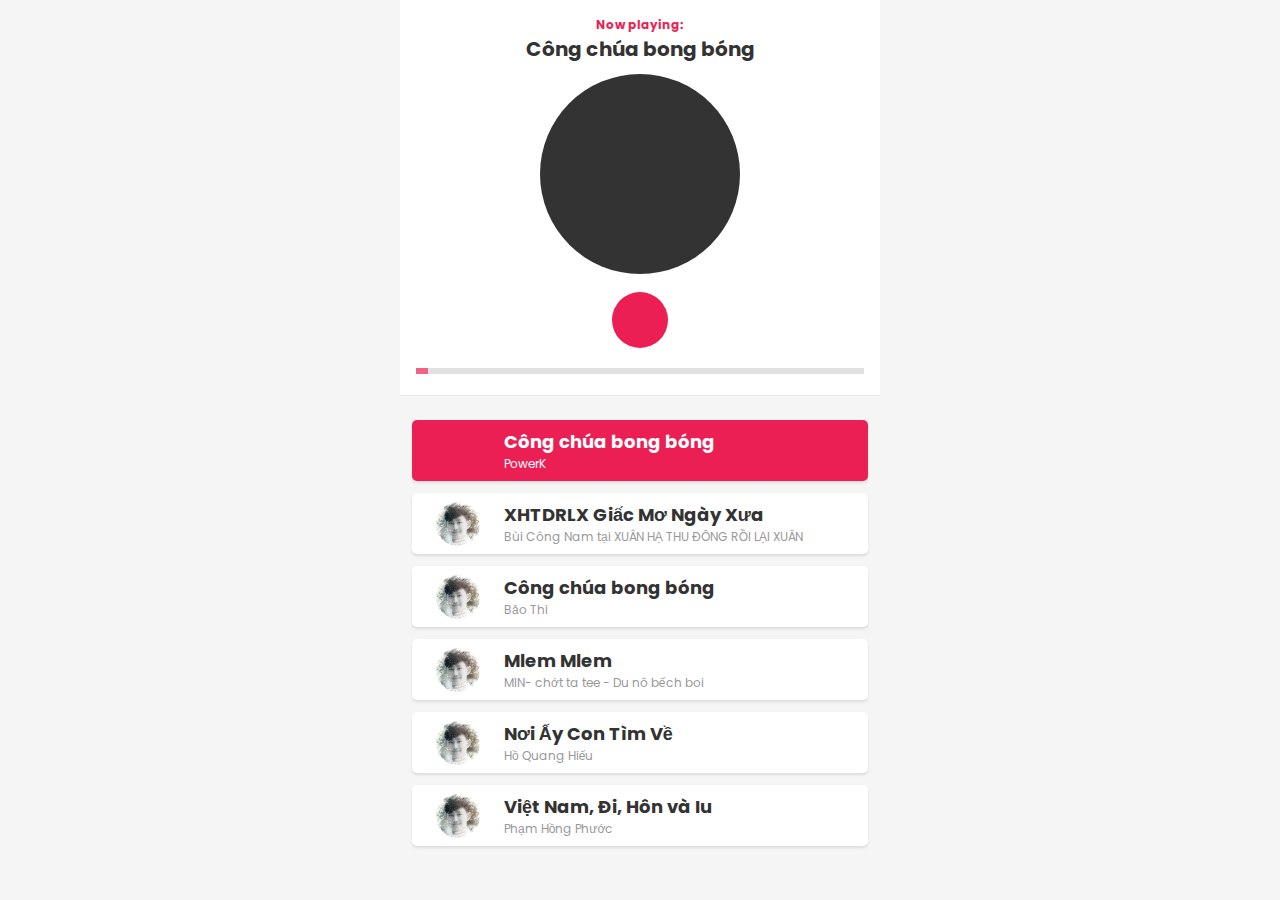
<file: index.html>
<!DOCTYPE html>
<html lang="en">

<head>
    <meta charset="UTF-8">
    <meta http-equiv="X-UA-Compatible" content="IE=edge">
    <meta name="viewport" content="width=device-width, initial-scale=1.0">
    <title>Híu Âm Nhạc!!!</title>
    <link rel="stylesheet" href="https://cdnjs.cloudflare.com/ajax/libs/font-awesome/5.15.2/css/all.min.css"
        integrity="sha512-HK5fgLBL+xu6dm/Ii3z4xhlSUyZgTT9tuc/hSrtw6uzJOvgRr2a9jyxxT1ely+B+xFAmJKVSTbpM/CuL7qxO8w=="
        crossorigin="anonymous" />
    <link rel="preconnect" href="https://fonts.gstatic.com">
    <link href="https://fonts.googleapis.com/css2?family=Poppins:wght@300;400;600&display=swap" rel="stylesheet">
    <link rel="stylesheet" href="assets/css/style.css">

</head>

<body>
    <div class="player">
        <!-- Dashboard -->
        <div class="dashboard">
            <!-- Header -->
            <header>
                <h4>Now playing:</h4>
                <h2>String 57th & 9th</h2>
            </header>

            <!-- CD -->
            <div class="cd">
                <div class="cd-thumb"
                    style="background-image: url('https://i.ytimg.com/vi/jTLhQf5KJSc/maxresdefault.jpg')">
                </div>
            </div>

            <!-- Control -->
            <div class="control">
                <div class="btn btn-repeat">
                    <i class="fas fa-redo"></i>
                </div>
                <div class="btn btn-prev">
                    <i class="fas fa-step-backward"></i>
                </div>
                <div class="btn btn-toggle-play">
                    <i class="fas fa-pause icon-pause"></i>
                    <i class="fas fa-play icon-play"></i>
                </div>
                <div class="btn btn-next">
                    <i class="fas fa-step-forward"></i>
                </div>
                <div class="btn btn-random">
                    <i class="fas fa-random"></i>
                </div>
            </div>

            <input id="progress" class="progress" type="range" value="0" step="1" min="0" max="100">

            <audio id="audio" src=""></audio>
        </div>

        <!-- Playlist -->
        <div class="playlist">

        </div>
    </div>

    <script>
        /*
            1. Render songs
            2. Scroll top
            3. Play/ pause/ seek
            4. CD rotate
            5. Next/ prev
            6. Random
            7. Next/ Repeat when ended
            8. Active song
            9. Scroll activesong into view
            10. Play song when click
        */
        const $ = document.querySelector.bind(document);
        const $$ = document.querySelectorAll.bind(document);

        const PLAYER_STORAGE_KEY = 'F8_Player';

        const btnPlay = $('.btn-toggle-play');
        const player = $('.player');
        const heading = $('header h2');
        const cdThumb = $('.cd-thumb');
        const audio = $('#audio');
        const progress = $('#progress');
        const prevBtn = $('.btn-prev');
        const nextBtn = $('.btn-next');
        const randomBtn = $('.btn-random');
        const repeatBtn = $('.btn-repeat');
        const playlist = $('.playlist');

        const app = {

            currentIndex: 0,
            isPlaying: false,
            isRandom: false,
            isRepeat: false,
            config: JSON.parse(localStorage.getItem(PLAYER_STORAGE_KEY)) || {},
            setConfig: function (key, value) {
                this.config[key] = value;
                localStorage.setItem(PLAYER_STORAGE_KEY, JSON.stringify(this.config))
            },
            songs: [
                {
                    name: "Công chúa bong bóng",
                    singer: "PowerK",
                    path: "https://109a15170.vws.vegacdn.vn/erSWYAloc8jUJLamwc-zEw/1684465010/media1/song/web1/18/154190/154190.mp3?v=3",
                    image:
                        "https://instagram.fsgn5-13.fna.fbcdn.net/v/t39.30808-6/327550322_504454568473626_6339468548613349018_n.jpg?stp=c0.64.1536.1920a_dst-jpg_e35_s1080x1080_sh0.08&_nc_ht=instagram.fsgn5-13.fna.fbcdn.net&_nc_cat=106&_nc_ohc=ho8Fb0OZoJsAX9bJGCz&edm=ACWDqb8AAAAA&ccb=7-5&ig_cache_key=MzAyNDI2MzUxMTU2MDUyMDAxMw%3D%3D.2-ccb7-5&oh=00_AfClwPs926pMIJGXv1a36tAf9TTltoisjLYTSDw1O7cBZA&oe=646ADB34&_nc_sid=640168"
                },
                {
                    name: "XHTDRLX Giấc Mơ Ngày Xưa",
                    singer: "Bùi Công Nam tại XUÂN HẠ THU ĐÔNG RỒI LẠI XUÂN",
                    path: "https://mp3-320s1-zmp3.zadn.vn/daa4ca2e3969d0378978/2456541312893828860?authen=exp=1635603353~acl=/daa4ca2e3969d0378978/*~hmac=5f400a4cd2c63b1ab7aa318d11a604ef&fs=MTYzNTQzMDU1MzmUsIC0OHx3ZWJWNnwxMDIyMzM2NzAxfDI3LjmUsICxLjE0Ny4yNw",
                    image: "./assets/img/hieu.jpg"
                },
                {
                    name: "Công chúa bong bóng",
                    singer: "Bảo Thi",
                    path: "https://vnso-zn-24-tf-mp3-320s1-zmp3.zadn.vn/fef45e36ea72032c5a63/8192952147100959256?authen=exp=1635603536~acl=/fef45e36ea72032c5a63/*~hmac=b01a170eff614b50fc36323ff2ac1365&fs=MTYzNTQzMDmUsICzNjmUsICzNHx3ZWJWNnwxMDIyMzM2NzAxfDI3LjmUsICxLjE0Ny4yNw",
                    image:
                        "./assets/img/hieu.jpg"
                },
                {
                    name: "Mlem Mlem",
                    singer: "MIN- chớt ta tee - Du nô bếch boi",
                    path:
                        "https://mp3-320s1-zmp3.zadn.vn/7eff5c02f945101b4954/6291281837141242334?authen=exp=1635603897~acl=/7eff5c02f945101b4954/*~hmac=60f12d78932260e58357a6fa012562b5&fs=MTYzNTQzMTA5NzE1N3x3ZWJWNnwxMDIyMzM2NzAxfDI3LjmUsICxLjE0Ny4yNw",
                    image: "./assets/img/hieu.jpg"
                },
                {
                    name: "Nơi Ấy Con Tìm Về",
                    singer: "Hồ Quang Hiếu",
                    path: "https://mp3-320s1-zmp3.zadn.vn/a176e7105454bd0ae445/9094286266844072167?authen=exp=1635603491~acl=/a176e7105454bd0ae445/*~hmac=ed8b99c1e939d118b831c684f5eb1f33&fs=MTYzNTQzMDY5MTk5Nnx3ZWJWNnwwfDI3LjmUsICxLjEyMS40MQ",
                    image:
                        "./assets/img/hieu.jpg"
                },
                {
                    name: "Việt Nam, Đi, Hôn và Iu",
                    singer: "Phạm Hồng Phước",
                    path: "https://mp3-320s1-zmp3.zadn.vn/43bbaab132f5dbab82e4/3575355588514660856?authen=exp=1635604157~acl=/43bbaab132f5dbab82e4/*~hmac=74c19647032b867a023a385be6ef2193&fs=MTYzNTQzMTM1NzAzNHx3ZWJWNnwxMDIyMzM2NzAxfDI3LjmUsICxLjE0Ny4yNw",
                    image:
                        "./assets/img/hieu.jpg"
                },

                // {
                //     name: "Nhạc học tập",
                //     singer: "........",
                //     path:
                //         "assets/music/nhac-song-alpha-tang-kha-nang-tap-trung-tu-duy-iq-sang-tao-nghi-nho-thong-tin-part-1.mp3",
                //     image:
                //         "https://filmisongs.xyz/wp-content/uploads/2020/07/Damn-Song-Raftaar-KrNa.jpg"
                // },
                // {
                //     name: "Những bài hát giúp chúng ta YÊU ĐỜI hơn",
                //     singer: "Nhiều Ca Sĩ",
                //     path: "assets/music/Những bài hát giúp chúng ta YÊU ĐỜI hơn - Nhạc yêu đời (CŨ NHƯNG CHẤT).mp3",
                //     image:
                //         "https://a10.gaanacdn.com/gn_img/albums/YoEWlabzXB/oEWlj5gYKz/size_xxl_1586752323.webp"
                // }
            ],
            render: function () {
                const htmls = this.songs.map((song, index) => {
                    return `
                        <div class="song ${index === this.currentIndex ? 'active' : ''}" data-index="${index}">
                            <div class="thumb"
                                style="background-image: url('${song.image}')">
                            </div>
                            <div class="body">
                                <h3 class="title">${song.name}</h3>
                                <p class="author">${song.singer}</p>
                            </div>
                            <div class="option">
                                <i class="fas fa-ellipsis-h"></i>
                            </div>
                        </div>
                    `
                });
                playlist.innerHTML = htmls.join('\n');
            },

            defineProperties: function () {
                Object.defineProperty(this, 'currentSong', {
                    get: function () {
                        return this.songs[this.currentIndex];
                    }
                });
            },

            handleEvents: function () {
                const cd = $('.cd');
                const cdWidth = cd.offsetWidth;

                // xử lý Quay CD
                const cdThumbAnimate = cdThumb.animate([
                    { transform: 'rotate(360deg)' }

                ], {
                    duration: 10000, //10 seconds
                    iterations: Infinity
                })
                //dừng khi ko phát
                cdThumbAnimate.pause();

                document.onscroll = function () {
                    const scrollTop = window.scrollY || document.documentElement.scrollTop;
                    const newCdWidth = cdWidth - scrollTop;
                    // nếu scroll nhanh quá thì nó bắt ko kịp nên giá trị ko chuẩn, như bị âm. nên cần check
                    cd.style.width = newCdWidth > 0 ? newCdWidth + 'px' : 0;
                    cd.style.opacity = newCdWidth / cdWidth;
                }

                // xử lý khi click play 
                btnPlay.onclick = function () {
                    if (app.isPlaying) {
                        audio.pause();
                    }
                    else {
                        audio.play();
                    }
                }

                audio.onplay = function () {
                    app.isPlaying = true;
                    player.classList.add('playing');
                    cdThumbAnimate.play();
                }

                audio.onpause = function () {
                    app.isPlaying = false;
                    player.classList.remove('playing');
                    cdThumbAnimate.pause();
                }

                //khi tiến độ bài hát thay đổi
                // audio.addEventListener('timeupdate', (event) => {
                //     if (audio.duration) {
                //         // audio.pause();
                //         const progressPercent = Math.floor(audio.currentTime / audio.duration * 100);
                //         progress.value = progressPercent;

                //         console.log("addEventListener");

                //     };

                // })

                // thay đoi thanh progress
                audio.ontimeupdate = function () {
                    // vì lúc đầu nó là NaN nên phải check 
                    if (audio.duration) {
                        const progressPercent = Math.floor(audio.currentTime / audio.duration * 100);
                        progress.value = progressPercent;
                        console.log("timeupdate");

                    }
                    //console.log(audio.currentTime / audio.duration * 100);
                }

                // xu lý khi tua
                progress.onmouseup = function (e) {

                    const seekTime = audio.duration * e.target.value / 100;

                    audio.currentTime = seekTime;

                    audio.play();
                    console.log("onmouseup");


                }
                progress.onmousedown = function (e) {
                    audio.pause();
                    const progressPercent = Math.floor(audio.currentTime / audio.duration * 100);
                    progress.value = progressPercent;
                    console.log("onmousedown");
                }

                nextBtn.onclick = function () {
                    if (app.isRandom) {
                        app.playRandomSong();
                    }
                    else {
                        app.nextSong();
                    }
                    app.render();
                    app.scrollToActiveSong();
                    audio.play();
                }

                prevBtn.onclick = function () {
                    if (app.isRandom) {
                        app.playRandomSong();
                    }
                    else {
                        app.prevSong();
                    }
                    app.render();
                    app.scrollToActiveSong();
                    audio.play();
                }

                randomBtn.onclick = function () {
                    app.isRandom = !app.isRandom;
                    // nếu isRandom: true nó sẽ add cái active và ngc lại
                    randomBtn.classList.toggle('active', app.isRandom);
                    app.setConfig('isRandom', app.isRandom);
                }

                repeatBtn.onclick = function () {
                    app.isRepeat = !app.isRepeat;
                    repeatBtn.classList.toggle('active', app.isRepeat);
                    app.setConfig('isRepeat', app.isRepeat);
                }

                audio.onended = function () {
                    if (app.isRepeat) {
                        audio.play();
                    }
                    else {
                        nextBtn.click();
                    }
                }

                //lắng nghe hành vi click vào playlist
                playlist.onclick = function (e) {
                    const song = e.target.closest('.song:not(.active)');
                    if (song && !e.target.closest('.option')) {
                        //khi click vao song
                        if (song) {
                            app.currentIndex = Number(song.dataset.index);
                            app.loadCurrentSong();
                            app.render();
                            audio.play();
                        }
                    }
                }
            },

            //scrollInToView key word
            scrollToActiveSong: function () {
                setTimeout(() => {
                    $('.song.active').scrollIntoView({
                        behavior: 'smooth',
                        block: 'nearest'
                    })
                }, 300);
            },
            loadCurrentSong: function () {
                const heading = $('header h2');
                const cdThumb = $('.cd-thumb');
                const audio = $('#audio');

                heading.textContent = this.currentSong.name;
                cdThumb.style.backgroundImage = `url('${this.currentSong.image}')`;
                audio.src = this.currentSong.path;
            },

            loadConfig: function () {
                this.isRandom = this.config.isRandom;
                this.isRepeat = this.config.isRepeat;
            },

            nextSong: function () {
                if (this.currentIndex >= app.songs.length - 1) {
                    this.currentIndex = 0;
                }
                else {
                    this.currentIndex++;
                }
                this.loadCurrentSong();
            },
            prevSong: function () {
                if (this.currentIndex === 0) {
                    this.currentIndex = app.songs.length - 1;
                }
                else {
                    this.currentIndex--;
                }
                this.loadCurrentSong();
            },

            playRandomSong: function () {
                let newIndex;
                do {
                    newIndex = Math.floor(Math.random() * this.songs.length);
                } while (newIndex === this.currentIndex);

                this.currentIndex = newIndex;
                this.loadCurrentSong();
            },

            start: function () {
                //gán cấu hình cònfig vào ứng dụng
                this.loadConfig();
                this.defineProperties();
                this.handleEvents();
                this.loadCurrentSong();
                this.render();

                repeatBtn.classList.toggle('active', app.isRepeat);
                randomBtn.classList.toggle('active', app.isRandom);
            },
        }
        app.start();
    </script>
</body>

</html>
<!-- Design from: https://static.collectui.com/shots/3671744/musicloud-revolutionary-app-for-music-streaming-large -->
</file>
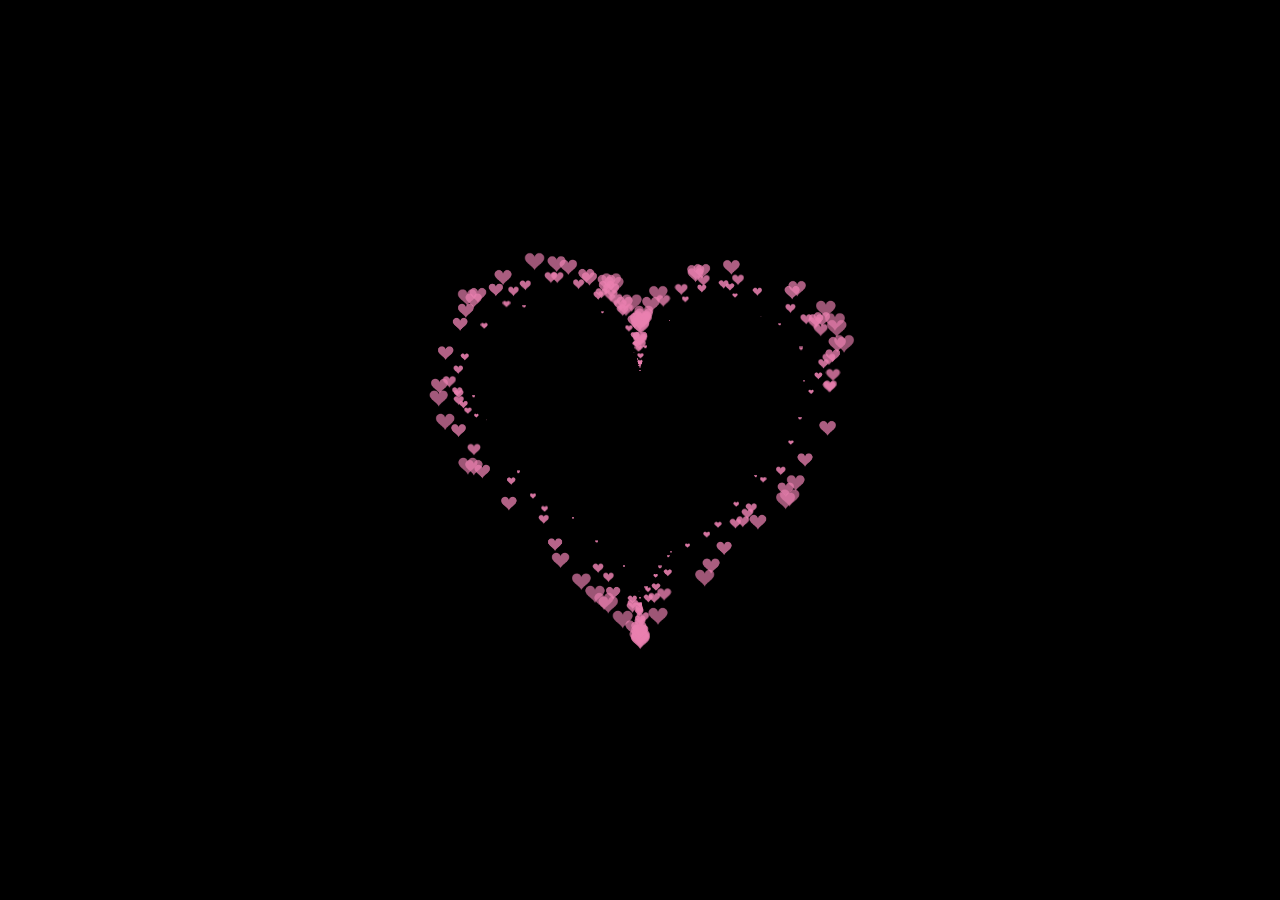
<file: heart.html>
<!DOCTYPE HTML PUBLIC "-//W3C//DTD HTML 4.0 Transitional//EN">
<HTML>
 <HEAD>
  <TITLE> Trái 💗 </TITLE>
  <META NAME="Generator" CONTENT="EditPlus">
  <META NAME="Author" CONTENT="">
  <META NAME="Keywords" CONTENT="">
  <META NAME="Description" CONTENT="">
  <style>
  html, body {
  height: 100%;
  padding: 0;
  margin: 0;
  background: #000;
}
canvas {
  position: absolute;
  width: 100%;
  height: 100%;
}
audio{
  border-bottom: 10px solid #ff0000;
  display:flex;
 
}
  </style>
 </HEAD>
 <BODY>
   
 
  <canvas id="pinkboard"></canvas>
  <script>
    /*
    * Settings
    */
   var settings = {
     particles: {
       length:   500, // maximum amount of particles
       duration:   2, // particle duration in sec
       velocity: 100, // particle velocity in pixels/sec
       effect: -0.75, // play with this for a nice effect
       size:      30, // particle size in pixels
     },
   };
   
   /*
    * RequestAnimationFrame polyfill by Erik Möller
    */
   (function(){var b=0;var c=["ms","moz","webkit","o"];for(var a=0;a<c.length&&!window.requestAnimationFrame;++a)
   {window.requestAnimationFrame=window[c[a]+"RequestAnimationFrame"];window.cancelAnimationFrame=window[c[a]+"CancelAnimationFrame"]
   ||window[c[a]+"CancelRequestAnimationFrame"]}if(!window.requestAnimationFrame){window.requestAnimationFrame=function(h,e){var d=new Date().getTime();
    var f=Math.max(0,16-(d-b));var g=window.setTimeout(function(){h(d+f)},f);b=d+f;return g}}if(!window.cancelAnimationFrame)
    {window.cancelAnimationFrame=function(d){clearTimeout(d)}}}());
   
   /*
    * Point class
    */
   var Point = (function() {
     function Point(x, y) {
       this.x = (typeof x !== 'undefined') ? x : 0;
       this.y = (typeof y !== 'undefined') ? y : 0;
     }
     Point.prototype.clone = function() {
       return new Point(this.x, this.y);
     };
     Point.prototype.length = function(length) {
       if (typeof length == 'undefined')
         return Math.sqrt(this.x * this.x + this.y * this.y);
       this.normalize();
       this.x *= length;
       this.y *= length;
       return this;
     };
     Point.prototype.normalize = function() {
       var length = this.length();
       this.x /= length;
       this.y /= length;
       return this;
     };
     return Point;
   })();
   
   /*
    * Particle class
    */
   var Particle = (function() {
     function Particle() {
       this.position = new Point();
       this.velocity = new Point();
       this.acceleration = new Point();
       this.age = 0;
     }
     Particle.prototype.initialize = function(x, y, dx, dy) {
       this.position.x = x;
       this.position.y = y;
       this.velocity.x = dx;
       this.velocity.y = dy;
       this.acceleration.x = dx * settings.particles.effect;
       this.acceleration.y = dy * settings.particles.effect;
       this.age = 0;
     };
     Particle.prototype.update = function(deltaTime) {
       this.position.x += this.velocity.x * deltaTime;
       this.position.y += this.velocity.y * deltaTime;
       this.velocity.x += this.acceleration.x * deltaTime;
       this.velocity.y += this.acceleration.y * deltaTime;
       this.age += deltaTime;
     };
     Particle.prototype.draw = function(context, image) {
       function ease(t) {
         return (--t) * t * t + 1;
       }
       var size = image.width * ease(this.age / settings.particles.duration);
       context.globalAlpha = 1 - this.age / settings.particles.duration;
       context.drawImage(image, this.position.x - size / 2, this.position.y - size / 2, size, size);
     };
     return Particle;
   })();
   
   /*
    * ParticlePool class
    */
   var ParticlePool = (function() {
     var particles,
         firstActive = 0,
         firstFree   = 0,
         duration    = settings.particles.duration;
     
     function ParticlePool(length) {
       // create and populate particle pool
       particles = new Array(length);
       for (var i = 0; i < particles.length; i++)
         particles[i] = new Particle();
     }
     ParticlePool.prototype.add = function(x, y, dx, dy) {
       particles[firstFree].initialize(x, y, dx, dy);
       
       // handle circular queue
       firstFree++;
       if (firstFree   == particles.length) firstFree   = 0;
       if (firstActive == firstFree       ) firstActive++;
       if (firstActive == particles.length) firstActive = 0;
     };
     ParticlePool.prototype.update = function(deltaTime) {
       var i;
       
       // update active particles
       if (firstActive < firstFree) {
         for (i = firstActive; i < firstFree; i++)
           particles[i].update(deltaTime);
       }
       if (firstFree < firstActive) {
         for (i = firstActive; i < particles.length; i++)
           particles[i].update(deltaTime);
         for (i = 0; i < firstFree; i++)
           particles[i].update(deltaTime);
       }
       
       // remove inactive particles
       while (particles[firstActive].age >= duration && firstActive != firstFree) {
         firstActive++;
         if (firstActive == particles.length) firstActive = 0;
       }
       
       
     };
     ParticlePool.prototype.draw = function(context, image) {
       // draw active particles
       if (firstActive < firstFree) {
         for (i = firstActive; i < firstFree; i++)
           particles[i].draw(context, image);
       }
       if (firstFree < firstActive) {
         for (i = firstActive; i < particles.length; i++)
           particles[i].draw(context, image);
         for (i = 0; i < firstFree; i++)
           particles[i].draw(context, image);
       }
     };
     return ParticlePool;
   })();
   
   /*
    * Putting it all together
    */
   (function(canvas) {
     var context = canvas.getContext('2d'),
         particles = new ParticlePool(settings.particles.length),
         particleRate = settings.particles.length / settings.particles.duration, // particles/sec
         time;
     
     // get point on heart with -PI <= t <= PI
     function pointOnHeart(t) {
       return new Point(
         160 * Math.pow(Math.sin(t), 3),
         130 * Math.cos(t) - 50 * Math.cos(2 * t) - 20 * Math.cos(3 * t) - 10 * Math.cos(4 * t) + 25
       );
     }
     
     // creating the particle image using a dummy canvas
     var image = (function() {
       var canvas  = document.createElement('canvas'),
           context = canvas.getContext('2d');
       canvas.width  = settings.particles.size;
       canvas.height = settings.particles.size;
       // helper function to create the path
       function to(t) {
         var point = pointOnHeart(t);
         point.x = settings.particles.size / 2 + point.x * settings.particles.size / 350;
         point.y = settings.particles.size / 2 - point.y * settings.particles.size / 350;
         return point;
       }
       // create the path
       context.beginPath();
       var t = -Math.PI;
       var point = to(t);
       context.moveTo(point.x, point.y);
       while (t < Math.PI) {
         t += 0.01; // baby steps!
         point = to(t);
         context.lineTo(point.x, point.y);
       }
       context.closePath();
       // create the fill
       context.fillStyle = '#ea80b0';
       context.fill();
       // create the image
       var image = new Image();
       image.src = canvas.toDataURL();
       return image;
     })();
     
     // render that thing!
     function render() {
       // next animation frame
       requestAnimationFrame(render);
       
       // update time
       var newTime   = new Date().getTime() / 1000,
           deltaTime = newTime - (time || newTime);
       time = newTime;
       
       // clear canvas
       context.clearRect(0, 0, canvas.width, canvas.height);
       
       // create new particles
       var amount = particleRate * deltaTime;
       for (var i = 0; i < amount; i++) {
         var pos = pointOnHeart(Math.PI - 2 * Math.PI * Math.random());
         var dir = pos.clone().length(settings.particles.velocity);
         particles.add(canvas.width / 2 + pos.x, canvas.height / 2 - pos.y, dir.x, -dir.y);
       }
       
       // update and draw particles
       particles.update(deltaTime);
       particles.draw(context, image);
     }
     
     // handle (re-)sizing of the canvas
     function onResize() {
       canvas.width  = canvas.clientWidth;
       canvas.height = canvas.clientHeight;
     }
     window.onresize = onResize;
     
     // delay rendering bootstrap
     setTimeout(function() {
       onResize();
       render();
     }, 10);
   })(document.getElementById('pinkboard'));
   </script>
 </BODY>
</HTML>
</file>
<file: assets/css/style.css>
:root {
    --primary-color: #ec1f55;
    --text-color: #333;
 }
  
  * {
    padding: 0;
    margin: 0;
    box-sizing: inherit;
  }
  
  body {
    background-color: #f5f5f5;
  }
  
  html {
    box-sizing: border-box;
    font-family: "Poppins", sans-serif;
  }
  
  .player {
    position: relative;
    max-width: 480px;
    margin: 0 auto;
  }
  
  .player .icon-pause {
    display: none;
  }
  
  .player.playing .icon-pause {
    display: inline-block;
  }
  
  .player.playing .icon-play {
    display: none;
  }
  
  .dashboard {
    padding: 16px 16px 14px;
    background-color: #fff;
    position: fixed;
    top: 0;
    width: 100%;
    max-width: 480px;
    border-bottom: 1px solid #ebebeb;
  }
  
  /* HEADER */
  header {
    text-align: center;
    margin-bottom: 10px;
  }
  
  header h4 {
    color: var(--primary-color);
    font-size: 12px;
  }
  
  header h2 {
    color: var(--text-color);
    font-size: 20px;
  }
  
  /* CD */
  .cd {
    display: flex;
    margin: auto;
    width: 200px;
  }
  
  .cd-thumb {
    width: 100%;
    padding-top: 100%;
    border-radius: 50%;
    background-color: #333;
    background-size: cover;
    margin: auto;
  }
  
  /* CONTROL */
  .control {
    display: flex;
    align-items: center;
    justify-content: space-around;
    padding: 18px 0 8px 0;
  }
  
  .control .btn {
    color: #666;
    padding: 18px;
    font-size: 18px;
  }
  
  .control .btn.active {
    color: var(--primary-color);
  }
  
  .control .btn-toggle-play {
    width: 56px;
    height: 56px;
    border-radius: 50%;
    font-size: 24px;
    color: #fff;
    display: flex;
    align-items: center;
    justify-content: center;
    background-color: var(--primary-color);
  }
  
  .progress {
    width: 100%;
    -webkit-appearance: none;
    height: 6px;
    background: #d3d3d3;
    outline: none;
    opacity: 0.7;
    -webkit-transition: 0.2s;
    transition: opacity 0.2s;
  }
  
  .progress::-webkit-slider-thumb {
    -webkit-appearance: none;
    appearance: none;
    width: 12px;
    height: 6px;
    background-color: var(--primary-color);
    cursor: pointer;
  }
  
  /* PLAYLIST */
  .playlist {
    margin-top: 408px;
    padding: 12px;
  }
  
  .song {
    display: flex;
    align-items: center;
    margin-bottom: 12px;
    background-color: #fff;
    padding: 8px 16px;
    border-radius: 5px;
    box-shadow: 0 2px 3px rgba(0, 0, 0, 0.1);
  }
  
  .song.active {
    background-color: var(--primary-color);
  }
  
  .song:active {
    opacity: 0.8;
  }
  
  .song.active .option,
  .song.active .author,
  .song.active .title {
    color: #fff;
  }
  
  .song .thumb {
    width: 44px;
    height: 44px;
    border-radius: 50%;
    background-size: cover;
    margin: 0 8px;
  }
  
  .song .body {
    flex: 1;
    padding: 0 16px;
  }
  
  .song .title {
    font-size: 18px;
    color: var(--text-color);
  }
  
  .song .author {
    font-size: 12px;
    color: #999;
  }
  
  .song .option {
    padding: 16px 8px;
    color: #999;
    font-size: 18px;
  }
</file>
